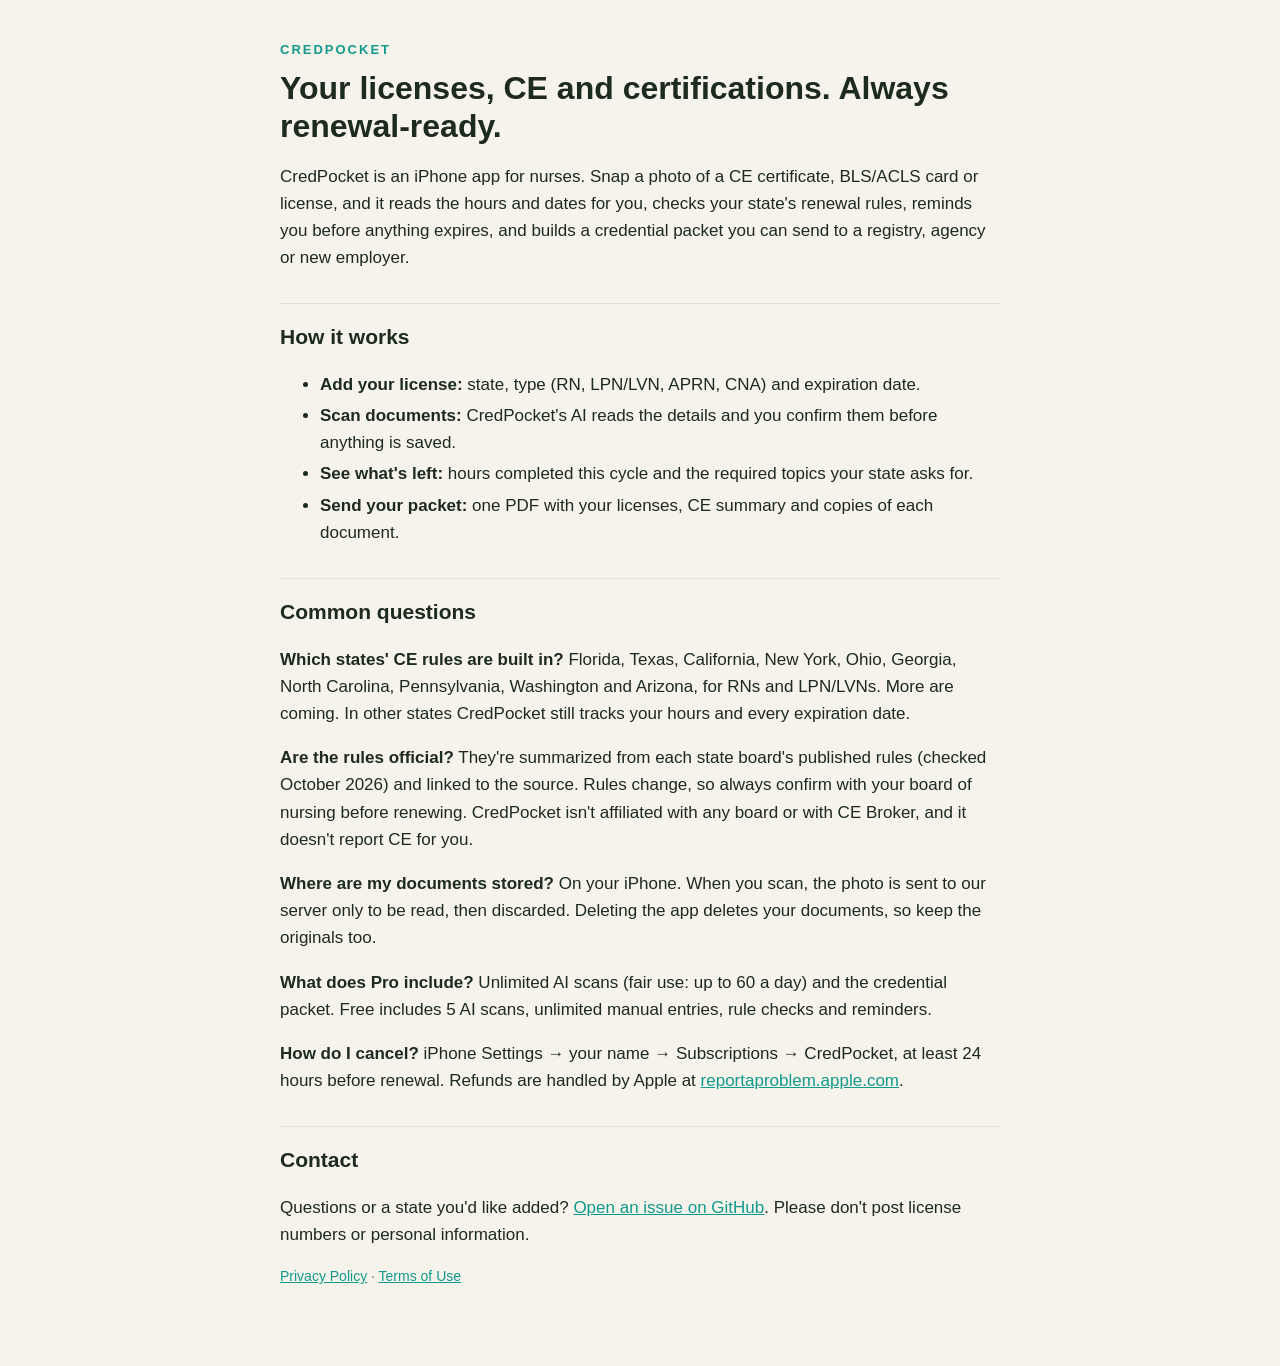
<file: index.html>
<!doctype html>
<html lang="en">
<head>
<meta charset="utf-8">
<meta name="viewport" content="width=device-width, initial-scale=1">
<title>CredPocket Support</title>
<link rel="stylesheet" href="style.css">
</head>
<body>
<main>
<p class="eyebrow">CREDPOCKET</p>
<h1>Your licenses, CE and certifications. Always renewal-ready.</h1>
<p>CredPocket is an iPhone app for nurses. Snap a photo of a CE certificate, BLS/ACLS card or license, and it reads the hours and dates for you, checks your state's renewal rules, reminds you before anything expires, and builds a credential packet you can send to a registry, agency or new employer.</p>

<h2>How it works</h2>
<ul>
<li><b>Add your license:</b> state, type (RN, LPN/LVN, APRN, CNA) and expiration date.</li>
<li><b>Scan documents:</b> CredPocket's AI reads the details and you confirm them before anything is saved.</li>
<li><b>See what's left:</b> hours completed this cycle and the required topics your state asks for.</li>
<li><b>Send your packet:</b> one PDF with your licenses, CE summary and copies of each document.</li>
</ul>

<h2>Common questions</h2>
<p><b>Which states' CE rules are built in?</b> Florida, Texas, California, New York, Ohio, Georgia, North Carolina, Pennsylvania, Washington and Arizona, for RNs and LPN/LVNs. More are coming. In other states CredPocket still tracks your hours and every expiration date.</p>
<p><b>Are the rules official?</b> They're summarized from each state board's published rules (checked October 2026) and linked to the source. Rules change, so always confirm with your board of nursing before renewing. CredPocket isn't affiliated with any board or with CE Broker, and it doesn't report CE for you.</p>
<p><b>Where are my documents stored?</b> On your iPhone. When you scan, the photo is sent to our server only to be read, then discarded. Deleting the app deletes your documents, so keep the originals too.</p>
<p><b>What does Pro include?</b> Unlimited AI scans (fair use: up to 60 a day) and the credential packet. Free includes 5 AI scans, unlimited manual entries, rule checks and reminders.</p>
<p><b>How do I cancel?</b> iPhone Settings → your name → Subscriptions → CredPocket, at least 24 hours before renewal. Refunds are handled by Apple at <a href="https://reportaproblem.apple.com">reportaproblem.apple.com</a>.</p>

<h2>Contact</h2>
<p>Questions or a state you'd like added? <a href="https://github.com/CIVIDISO/credpocket-site/issues">Open an issue on GitHub</a>. Please don't post license numbers or personal information.</p>

<p class="muted"><a href="privacy.html">Privacy Policy</a> · <a href="terms.html">Terms of Use</a></p>
</main>
</body>
</html>
</file>
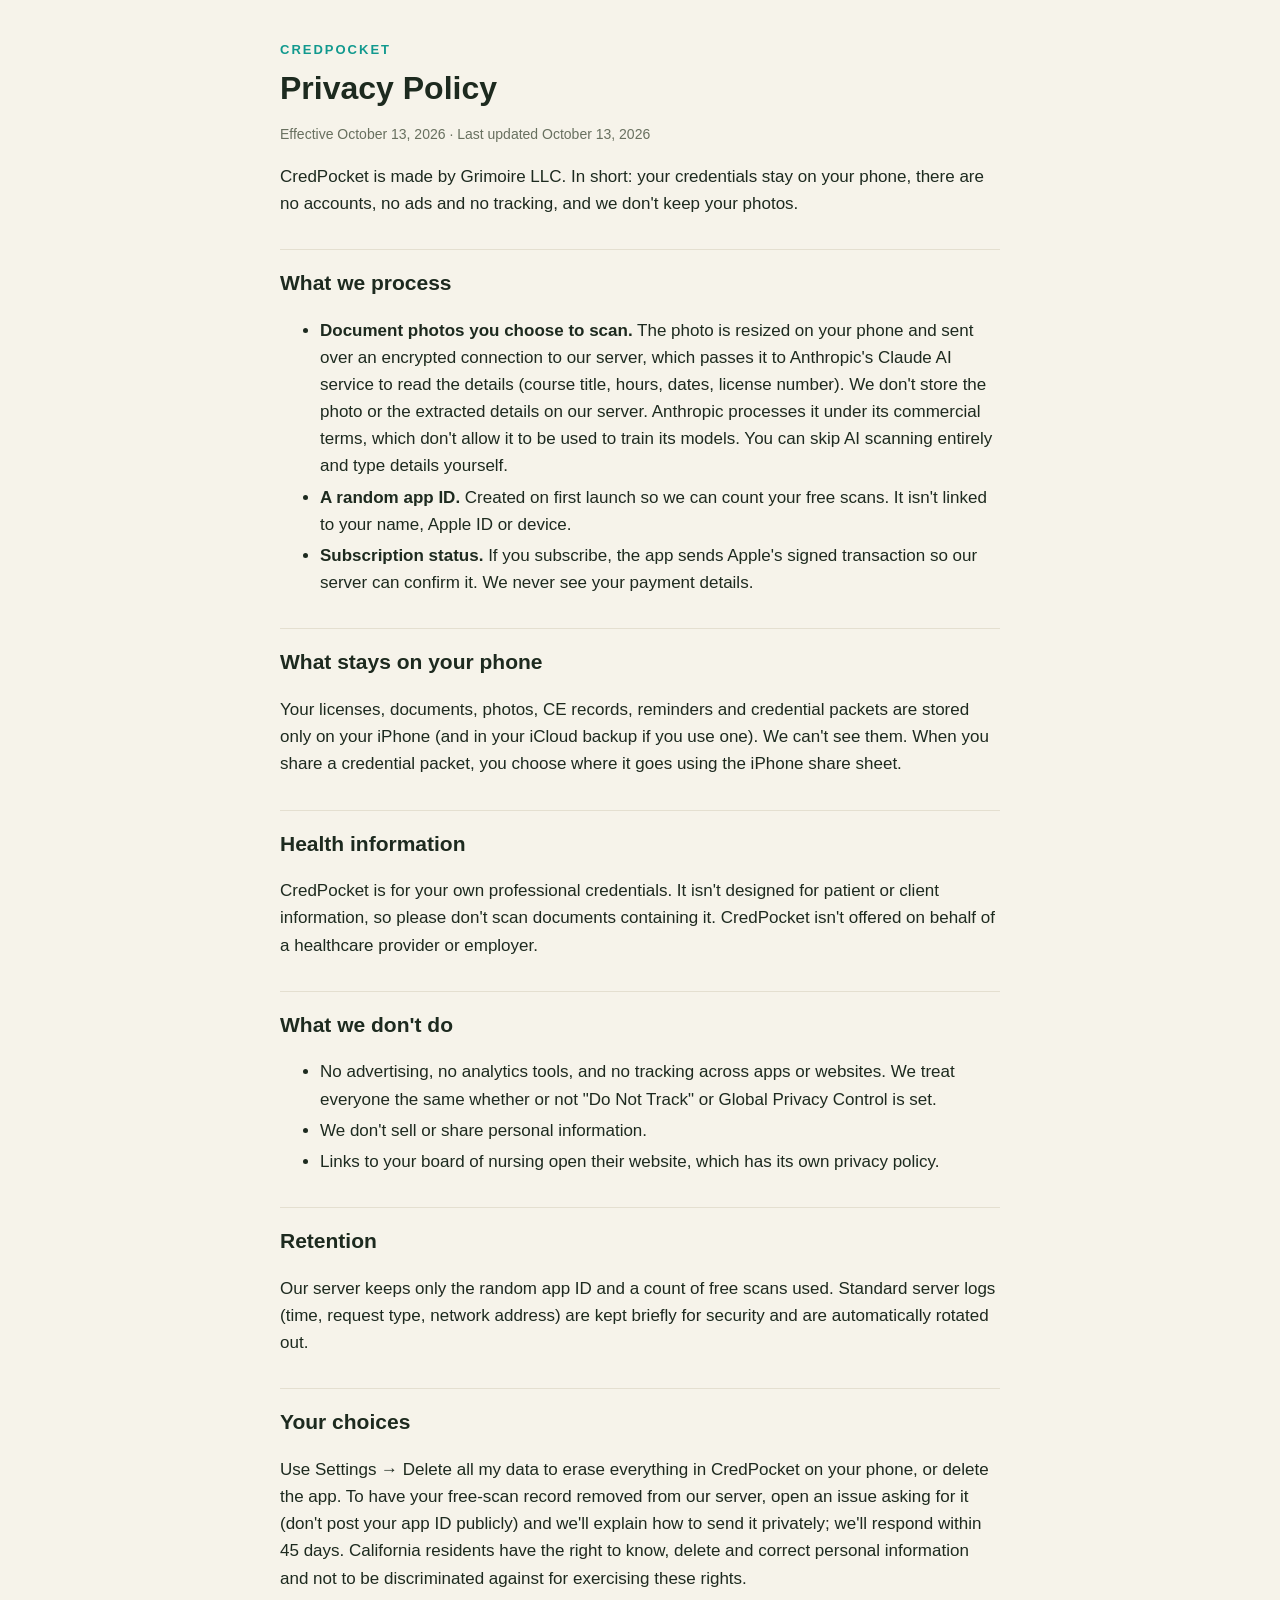
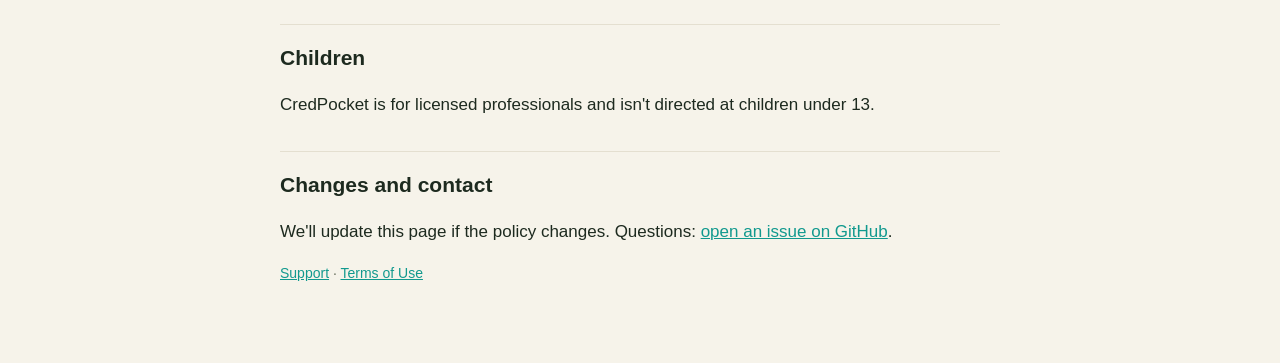
<file: privacy.html>
<!doctype html>
<html lang="en">
<head>
<meta charset="utf-8">
<meta name="viewport" content="width=device-width, initial-scale=1">
<title>CredPocket Privacy Policy</title>
<link rel="stylesheet" href="style.css">
</head>
<body>
<main>
<p class="eyebrow">CREDPOCKET</p>
<h1>Privacy Policy</h1>
<p class="muted">Effective October 13, 2026 · Last updated October 13, 2026</p>
<p>CredPocket is made by Grimoire LLC. In short: your credentials stay on your phone, there are no accounts, no ads and no tracking, and we don't keep your photos.</p>

<h2>What we process</h2>
<ul>
<li><b>Document photos you choose to scan.</b> The photo is resized on your phone and sent over an encrypted connection to our server, which passes it to Anthropic's Claude AI service to read the details (course title, hours, dates, license number). We don't store the photo or the extracted details on our server. Anthropic processes it under its commercial terms, which don't allow it to be used to train its models. You can skip AI scanning entirely and type details yourself.</li>
<li><b>A random app ID.</b> Created on first launch so we can count your free scans. It isn't linked to your name, Apple ID or device.</li>
<li><b>Subscription status.</b> If you subscribe, the app sends Apple's signed transaction so our server can confirm it. We never see your payment details.</li>
</ul>

<h2>What stays on your phone</h2>
<p>Your licenses, documents, photos, CE records, reminders and credential packets are stored only on your iPhone (and in your iCloud backup if you use one). We can't see them. When you share a credential packet, you choose where it goes using the iPhone share sheet.</p>

<h2>Health information</h2>
<p>CredPocket is for your own professional credentials. It isn't designed for patient or client information, so please don't scan documents containing it. CredPocket isn't offered on behalf of a healthcare provider or employer.</p>

<h2>What we don't do</h2>
<ul>
<li>No advertising, no analytics tools, and no tracking across apps or websites. We treat everyone the same whether or not "Do Not Track" or Global Privacy Control is set.</li>
<li>We don't sell or share personal information.</li>
<li>Links to your board of nursing open their website, which has its own privacy policy.</li>
</ul>

<h2>Retention</h2>
<p>Our server keeps only the random app ID and a count of free scans used. Standard server logs (time, request type, network address) are kept briefly for security and are automatically rotated out.</p>

<h2>Your choices</h2>
<p>Use Settings → Delete all my data to erase everything in CredPocket on your phone, or delete the app. To have your free-scan record removed from our server, open an issue asking for it (don't post your app ID publicly) and we'll explain how to send it privately; we'll respond within 45 days. California residents have the right to know, delete and correct personal information and not to be discriminated against for exercising these rights.</p>

<h2>Children</h2>
<p>CredPocket is for licensed professionals and isn't directed at children under 13.</p>

<h2>Changes and contact</h2>
<p>We'll update this page if the policy changes. Questions: <a href="https://github.com/CIVIDISO/credpocket-site/issues">open an issue on GitHub</a>.</p>
<p class="muted"><a href="index.html">Support</a> · <a href="terms.html">Terms of Use</a></p>
</main>
</body>
</html>
</file>
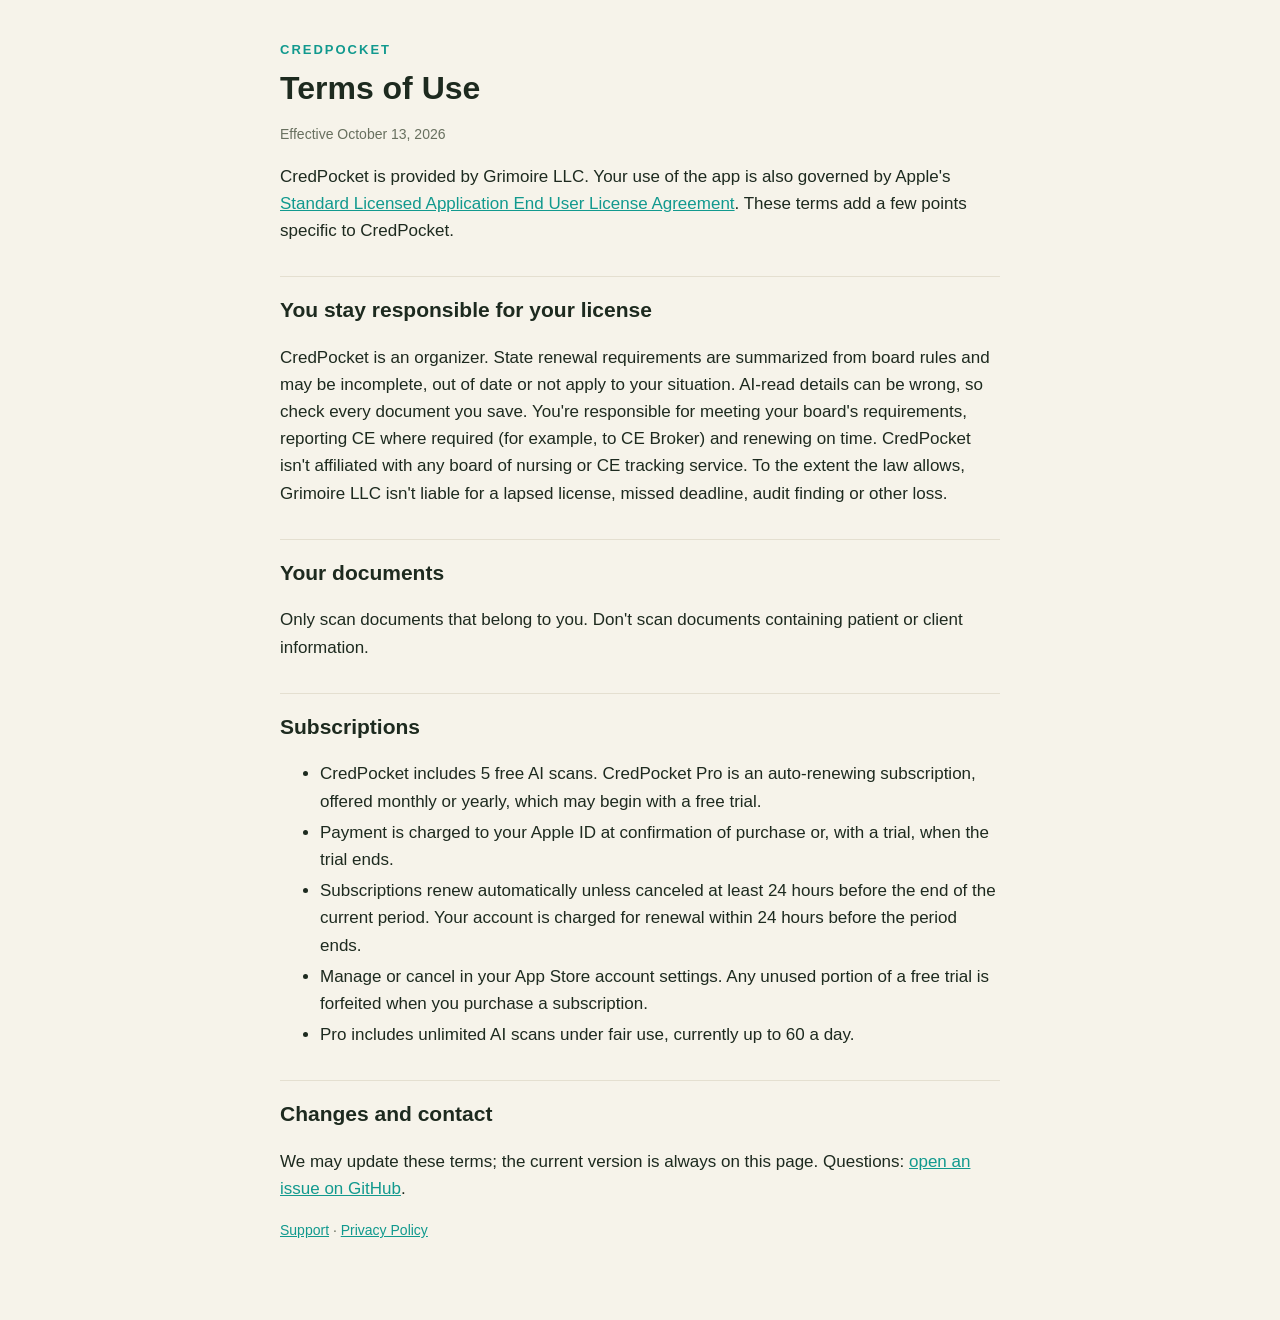
<file: terms.html>
<!doctype html>
<html lang="en">
<head>
<meta charset="utf-8">
<meta name="viewport" content="width=device-width, initial-scale=1">
<title>CredPocket Terms of Use</title>
<link rel="stylesheet" href="style.css">
</head>
<body>
<main>
<p class="eyebrow">CREDPOCKET</p>
<h1>Terms of Use</h1>
<p class="muted">Effective October 13, 2026</p>
<p>CredPocket is provided by Grimoire LLC. Your use of the app is also governed by Apple's <a href="https://www.apple.com/legal/internet-services/itunes/dev/stdeula/">Standard Licensed Application End User License Agreement</a>. These terms add a few points specific to CredPocket.</p>

<h2>You stay responsible for your license</h2>
<p>CredPocket is an organizer. State renewal requirements are summarized from board rules and may be incomplete, out of date or not apply to your situation. AI-read details can be wrong, so check every document you save. You're responsible for meeting your board's requirements, reporting CE where required (for example, to CE Broker) and renewing on time. CredPocket isn't affiliated with any board of nursing or CE tracking service. To the extent the law allows, Grimoire LLC isn't liable for a lapsed license, missed deadline, audit finding or other loss.</p>

<h2>Your documents</h2>
<p>Only scan documents that belong to you. Don't scan documents containing patient or client information.</p>

<h2>Subscriptions</h2>
<ul>
<li>CredPocket includes 5 free AI scans. CredPocket Pro is an auto-renewing subscription, offered monthly or yearly, which may begin with a free trial.</li>
<li>Payment is charged to your Apple ID at confirmation of purchase or, with a trial, when the trial ends.</li>
<li>Subscriptions renew automatically unless canceled at least 24 hours before the end of the current period. Your account is charged for renewal within 24 hours before the period ends.</li>
<li>Manage or cancel in your App Store account settings. Any unused portion of a free trial is forfeited when you purchase a subscription.</li>
<li>Pro includes unlimited AI scans under fair use, currently up to 60 a day.</li>
</ul>

<h2>Changes and contact</h2>
<p>We may update these terms; the current version is always on this page. Questions: <a href="https://github.com/CIVIDISO/credpocket-site/issues">open an issue on GitHub</a>.</p>
<p class="muted"><a href="index.html">Support</a> · <a href="privacy.html">Privacy Policy</a></p>
</main>
</body>
</html>
</file>
<file: style.css>
:root{--bg:#f6f3ea;--ink:#1d2a1f;--muted:#68705f;--green:#11998e;--line:#e4dfd0}
@media (prefers-color-scheme:dark){:root{--bg:#141a15;--ink:#e9eee5;--muted:#a3ab9b;--green:#5fd3c7;--line:#2b3329}}
body{margin:0;background:var(--bg);color:var(--ink);font:17px/1.6 -apple-system,BlinkMacSystemFont,"Segoe UI",Roboto,sans-serif}
main{max-width:720px;margin:0 auto;padding:40px 16px 64px}
.eyebrow{font-weight:800;letter-spacing:2px;color:var(--green);font-size:13px;margin:0}
h1{font-size:32px;line-height:1.2;margin:8px 0 16px}
h2{font-size:21px;margin:32px 0 8px;padding-top:16px;border-top:1px solid var(--line)}
a{color:var(--green)}
.muted{color:var(--muted);font-size:14px}
li{margin:4px 0}
</file>
